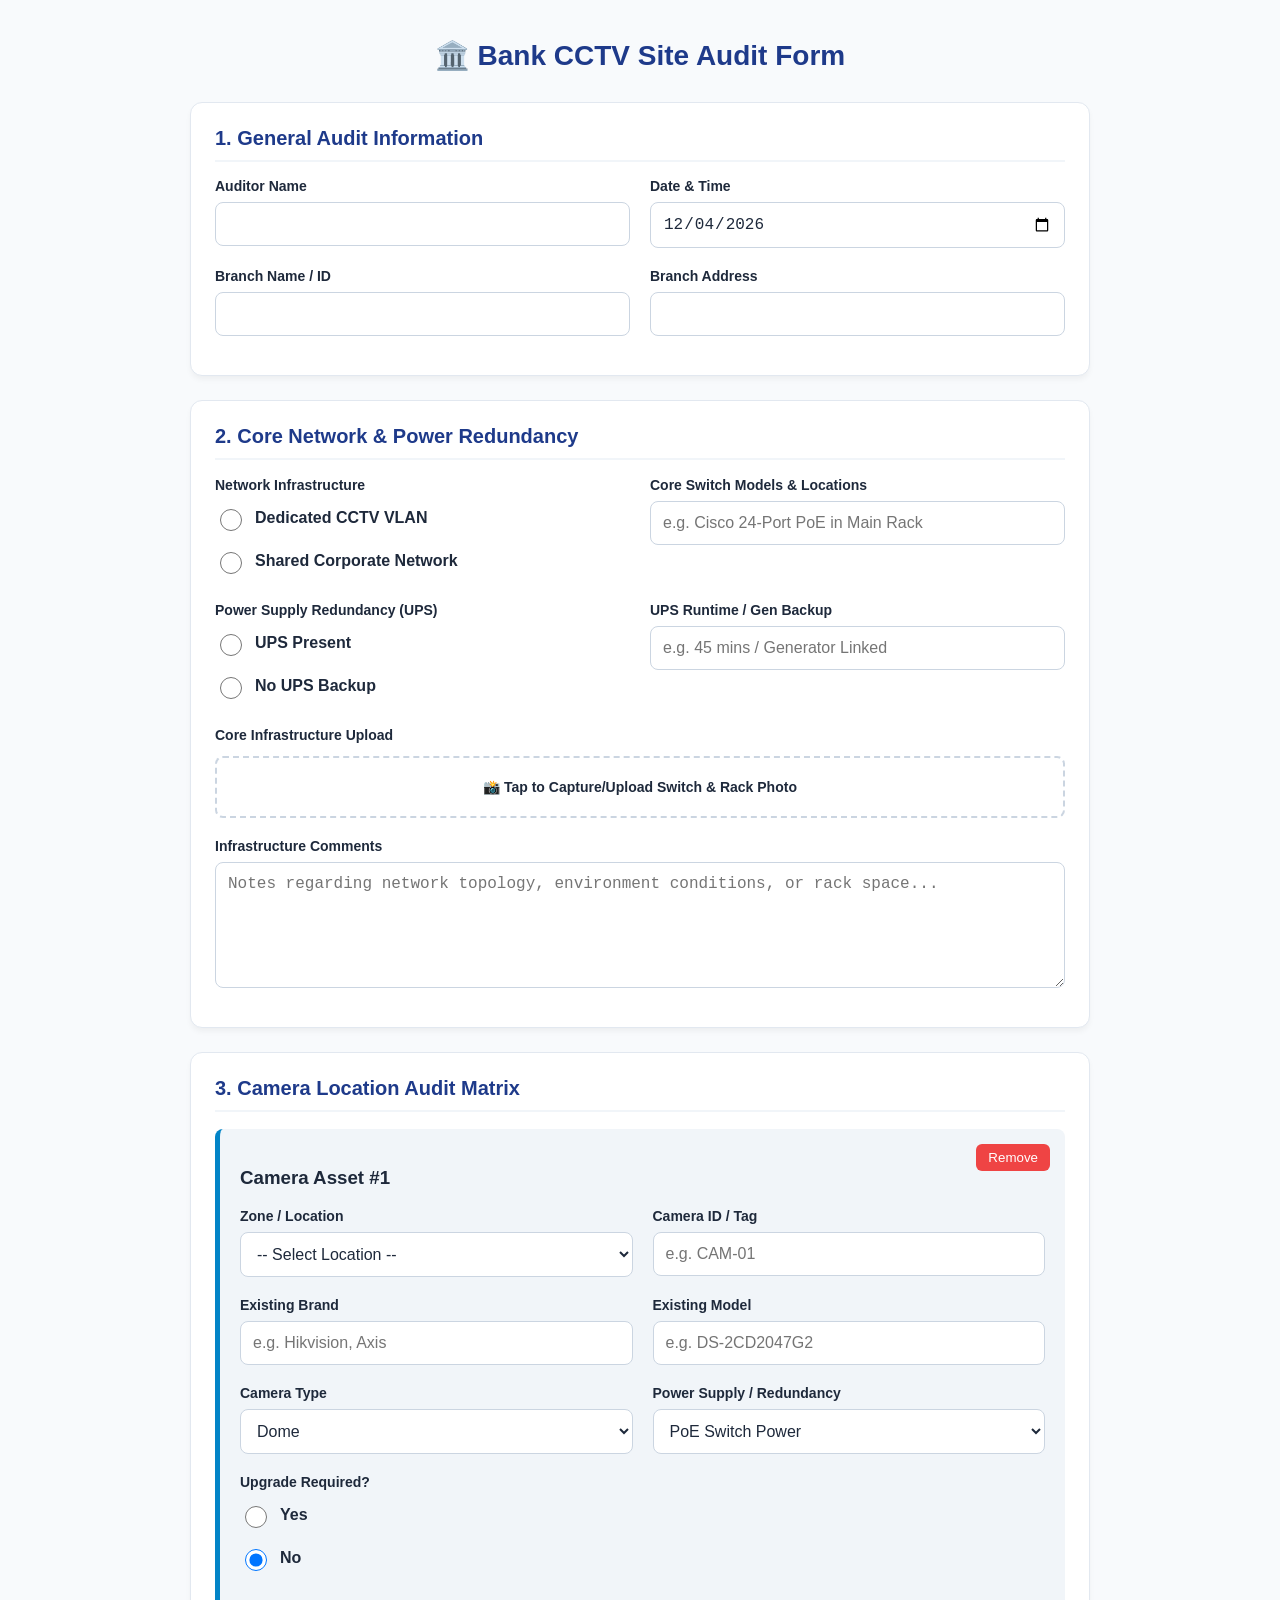
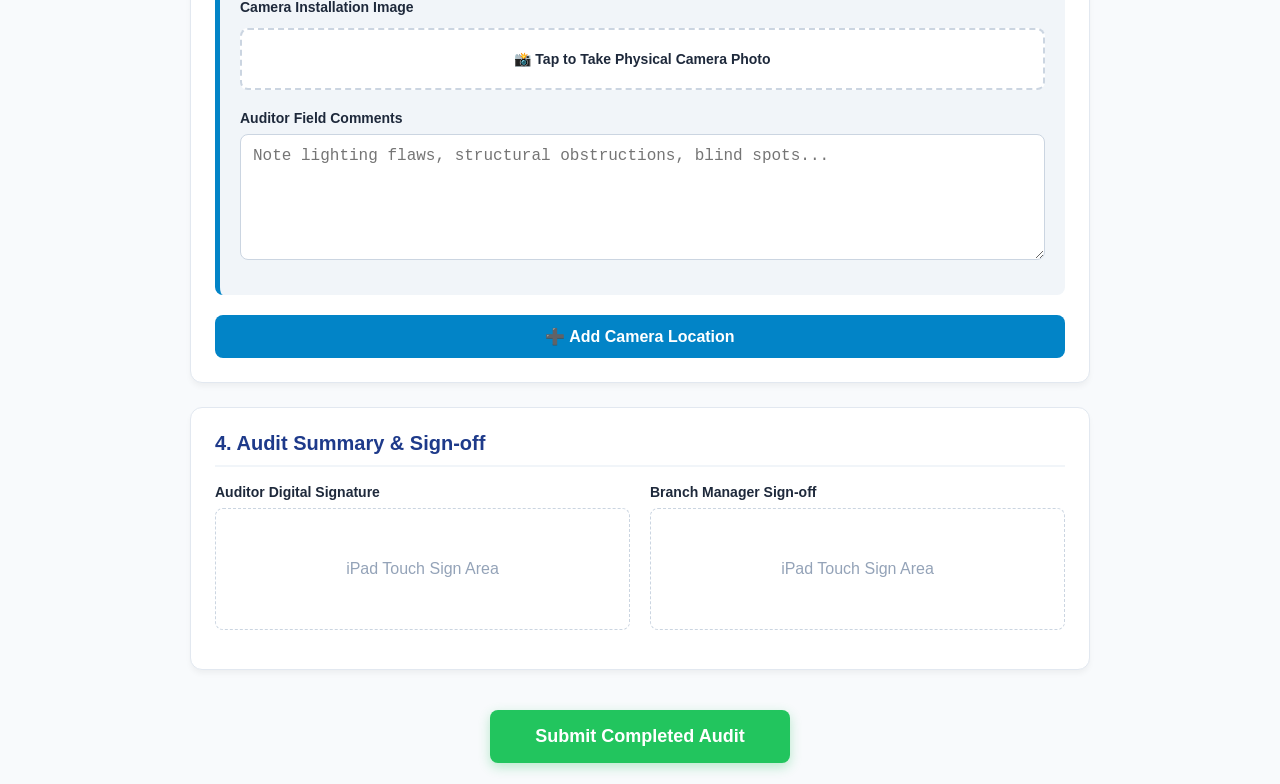
<file: cctv_audit.html>
<!DOCTYPE html>
<html lang="en">
<head>
    <meta charset="UTF-8">
    <meta name="viewport" content="width=device-width, initial-scale=1.0, maximum-scale=1.0, user-scalable=no">
    <title>Bank CCTV Audit Form</title>
    <style>
        :root {
            --primary: #1e3a8a;
            --secondary: #0284c7;
            --bg: #f8fafc;
            --card: #ffffff;
            --text: #1e293b;
            --border: #cbd5e1;
        }
        
        body {
            font-family: -apple-system, BlinkMacSystemFont, "Segoe UI", Roboto, Helvetica, Arial, sans-serif;
            background-color: var(--bg);
            color: var(--text);
            margin: 0;
            padding: 20px;
            -webkit-font-smoothing: antialiased;
        }

        .container {
            max-width: 900px;
            margin: 0 auto;
        }

        h1 {
            color: var(--primary);
            text-align: center;
            margin-bottom: 30px;
            font-size: 28px;
        }

        .section {
            background: var(--card);
            border-radius: 12px;
            padding: 24px;
            margin-bottom: 24px;
            box-shadow: 0 4px 6px -1px rgba(0, 0, 0, 0.05);
            border: 1px solid #e2e8f0;
        }

        h2 {
            color: var(--primary);
            font-size: 20px;
            margin-top: 0;
            border-bottom: 2px solid #f1f5f9;
            padding-bottom: 10px;
        }

        .grid {
            display: grid;
            grid-template-columns: repeat(2, 1fr);
            gap: 20px;
            margin-bottom: 15px;
        }

        .form-group {
            display: flex;
            flex-direction: column;
        }

        .form-group.full-width {
            grid-column: span 2;
        }

        label {
            font-weight: 600;
            margin-bottom: 8px;
            font-size: 14px;
        }

        input[type="text"], input[type="date"], input[type="number"], select, textarea {
            padding: 12px;
            border: 1px solid var(--border);
            border-radius: 8px;
            font-size: 16px; /* Prevents iOS auto-zoom */
            background-color: #fff;
            color: var(--text);
        }

        textarea {
            resize: vertical;
            height: 100px;
        }

        .radio-group, .checkbox-group {
            display: flex;
            flex-direction: column;
            gap: 10px;
            margin-top: 5px;
        }

        .radio-item, .checkbox-item {
            display: flex;
            align-items: center;
            gap: 10px;
            font-size: 16px;
        }

        input[type="radio"], input[type="checkbox"] {
            width: 22px;
            height: 22px; /* Large tap targets for iPad */
        }

        .camera-card {
            background: #f1f5f9;
            border-radius: 8px;
            padding: 20px;
            margin-bottom: 20px;
            border-left: 5px solid var(--secondary);
            position: relative;
        }

        .remove-btn {
            position: absolute;
            top: 15px;
            right: 15px;
            background: #ef4444;
            color: white;
            border: none;
            padding: 6px 12px;
            border-radius: 6px;
            cursor: pointer;
        }

        .add-btn {
            background: var(--secondary);
            color: white;
            border: none;
            padding: 12px 24px;
            border-radius: 8px;
            font-size: 16px;
            font-weight: 600;
            cursor: pointer;
            display: block;
            width: 100%;
            text-align: center;
        }

        .file-upload {
            border: 2px dashed var(--border);
            padding: 20px;
            text-align: center;
            border-radius: 8px;
            background: #fff;
            cursor: pointer;
            margin-top: 5px;
        }

        .preview-img {
            max-width: 100%;
            max-height: 150px;
            margin-top: 10px;
            border-radius: 6px;
            display: none;
        }

        .signature-area {
            border: 1px dashed var(--border);
            height: 120px;
            background: #fff;
            border-radius: 8px;
            display: flex;
            align-items: center;
            justify-content: center;
            color: #94a3b8;
        }

        .submit-section {
            text-align: center;
            margin-top: 40px;
        }

        .submit-btn {
            background: #22c55e;
            color: white;
            font-size: 18px;
            font-weight: 700;
            padding: 16px 40px;
            border: none;
            border-radius: 8px;
            width: 100%;
            max-width: 300px;
            box-shadow: 0 4px 12px rgba(34, 197, 94, 0.3);
        }
    </style>
</head>
<body>

<div class="container">
    <h1>🏛️ Bank CCTV Site Audit Form</h1>

    <form id="auditForm" onsubmit="event.preventDefault(); alert('Audit data saved locally! (In a live deployment, this would send to your server/database).');">
        
        <!-- 1. GENERAL INFO -->
        <div class="section">
            <h2>1. General Audit Information</h2>
            <div class="grid">
                <div class="form-group">
                    <label>Auditor Name</label>
                    <input type="text" required>
                </div>
                <div class="form-group">
                    <label>Date & Time</label>
                    <input type="date" required id="currentDate">
                </div>
                <div class="form-group">
                    <label>Branch Name / ID</label>
                    <input type="text" required>
                </div>
                <div class="form-group">
                    <label>Branch Address</label>
                    <input type="text" required>
                </div>
            </div>
        </div>

        <!-- 2. NETWORK & POWER -->
        <div class="section">
            <h2>2. Core Network & Power Redundancy</h2>
            <div class="grid">
                <div class="form-group">
                    <label>Network Infrastructure</label>
                    <div class="radio-group">
                        <label class="radio-item"><input type="radio" name="network_type" value="vlan"> Dedicated CCTV VLAN</label>
                        <label class="radio-item"><input type="radio" name="network_type" value="shared"> Shared Corporate Network</label>
                    </div>
                </div>
                <div class="form-group">
                    <label>Core Switch Models & Locations</label>
                    <input type="text" placeholder="e.g. Cisco 24-Port PoE in Main Rack">
                </div>
                <div class="form-group">
                    <label>Power Supply Redundancy (UPS)</label>
                    <div class="radio-group">
                        <label class="radio-item"><input type="radio" name="ups_present" value="yes"> UPS Present</label>
                        <label class="radio-item"><input type="radio" name="ups_present" value="no"> No UPS Backup</label>
                    </div>
                </div>
                <div class="form-group">
                    <label>UPS Runtime / Gen Backup</label>
                    <input type="text" placeholder="e.g. 45 mins / Generator Linked">
                </div>
                <div class="form-group full-width">
                    <label>Core Infrastructure Upload</label>
                    <div class="file-upload">
                        <label for="rack_pic">📸 Tap to Capture/Upload Switch & Rack Photo</label>
                        <input type="file" id="rack_pic" accept="image/*" capture="environment" style="display:none;" onchange="previewImage(this)">
                        <img class="preview-img" id="preview_rack_pic">
                    </div>
                </div>
                <div class="form-group full-width">
                    <label>Infrastructure Comments</label>
                    <textarea placeholder="Notes regarding network topology, environment conditions, or rack space..."></textarea>
                </div>
            </div>
        </div>

        <!-- 3. CAMERA AUDIT MATRIX -->
        <div class="section">
            <h2>3. Camera Location Audit Matrix</h2>
            <div id="cameraContainer">
                <!-- Dynamic Camera Cards insert here -->
            </div>
            <button type="button" class="add-btn" onclick="addCameraCard()">➕ Add Camera Location</button>
        </div>

        <!-- 4. SIGN OFF -->
        <div class="section">
            <h2>4. Audit Summary & Sign-off</h2>
            <div class="grid">
                <div class="form-group">
                    <label>Auditor Digital Signature</label>
                    <div class="signature-area">iPad Touch Sign Area</div>
                </div>
                <div class="form-group">
                    <label>Branch Manager Sign-off</label>
                    <div class="signature-area">iPad Touch Sign Area</div>
                </div>
            </div>
        </div>

        <div class="submit-section">
            <button type="submit" class="submit-btn">Submit Completed Audit</button>
        </div>
    </form>
</div>

<script>
    // Auto-populate today's date
    document.getElementById('currentDate').valueAsDate = new Date();

    let cameraCount = 0;

    function addCameraCard() {
        cameraCount++;
        const container = document.getElementById('cameraContainer');
        
        const card = document.createElement('div');
        card.className = 'camera-card';
        card.id = `camera_card_${cameraCount}`;
        
        card.innerHTML = `
            <button type="button" class="remove-btn" onclick="removeCameraCard(${cameraCount})">Remove</button>
            <h3>Camera Asset #${cameraCount}</h3>
            <div class="grid">
                <div class="form-group">
                    <label>Zone / Location</label>
                    <select required>
                        <option value="">-- Select Location --</option>
                        <option value="atm">ATM Lobby</option>
                        <option value="vault">Main Vault</option>
                        <option value="teller">Teller Counter</option>
                        <option value="entrance">Main Entrance</option>
                        <option value="perimeter">External Perimeter</option>
                        <option value="server">Server/IT Room</option>
                    </select>
                </div>
                <div class="form-group">
                    <label>Camera ID / Tag</label>
                    <input type="text" placeholder="e.g. CAM-01" required>
                </div>
                <div class="form-group">
                    <label>Existing Brand</label>
                    <input type="text" placeholder="e.g. Hikvision, Axis" required>
                </div>
                <div class="form-group">
                    <label>Existing Model</label>
                    <input type="text" placeholder="e.g. DS-2CD2047G2" required>
                </div>
                <div class="form-group">
                    <label>Camera Type</label>
                    <select required>
                        <option value="dome">Dome</option>
                        <option value="bullet">Bullet</option>
                        <option value="ptz">PTZ</option>
                        <option value="fisheye">Fisheye / 360</option>
                    </select>
                </div>
                <div class="form-group">
                    <label>Power Supply / Redundancy</label>
                    <select>
                        <option value="poe">PoE Switch Power</option>
                        <option value="local_ups">Local 12V + UPS</option>
                        <option value="none">No Redundancy</option>
                    </select>
                </div>
                <div class="form-group">
                    <label>Upgrade Required?</label>
                    <div class="radio-group">
                        <label class="radio-item">
                            <input type="radio" name="upgrade_${cameraCount}" value="yes" onchange="toggleUpgradeField(${cameraCount}, true)"> Yes
                        </label>
                        <label class="radio-item">
                            <input type="radio" name="upgrade_${cameraCount}" value="no" checked onchange="toggleUpgradeField(${cameraCount}, false)"> No
                        </label>
                    </div>
                </div>
                <div class="form-group" id="upgrade_spec_group_${cameraCount}" style="display: none;">
                    <label>Target Upgrade Specification</label>
                    <input type="text" placeholder="e.g. Upgrade to 4K Smart PTZ / DeepinMind Terminal">
                </div>
                <div class="form-group full-width">
                    <label>Camera Installation Image</label>
                    <div class="file-upload">
                        <label for="cam_pic_${cameraCount}">📸 Tap to Take Physical Camera Photo</label>
                        <input type="file" id="cam_pic_${cameraCount}" accept="image/*" capture="environment" style="display:none;" onchange="previewImage(this)">
                        <img class="preview-img" id="preview_cam_pic_${cameraCount}">
                    </div>
                </div>
                <div class="form-group full-width">
                    <label>Auditor Field Comments</label>
                    <textarea placeholder="Note lighting flaws, structural obstructions, blind spots..."></textarea>
                </div>
            </div>
        `;
        
        container.appendChild(card);
    }

    function removeCameraCard(id) {
        const card = document.getElementById(`camera_card_${id}`);
        if(card) card.remove();
    }

    function toggleUpgradeField(id, show) {
        const field = document.getElementById(`upgrade_spec_group_${id}`);
        if(field) field.style.display = show ? 'flex' : 'none';
    }

    function previewImage(input) {
        const preview = input.nextElementSibling;
        if (input.files && input.files[0]) {
            const reader = new FileReader();
            reader.onload = function(e) {
                preview.src = e.target.result;
                preview.style.display = 'block';
            }
            reader.readAsDataURL(input.files[0]);
        }
    }

    // Initialize with one camera card on load
    window.onload = addCameraCard;
</script>

</body>
</html>
</file>
